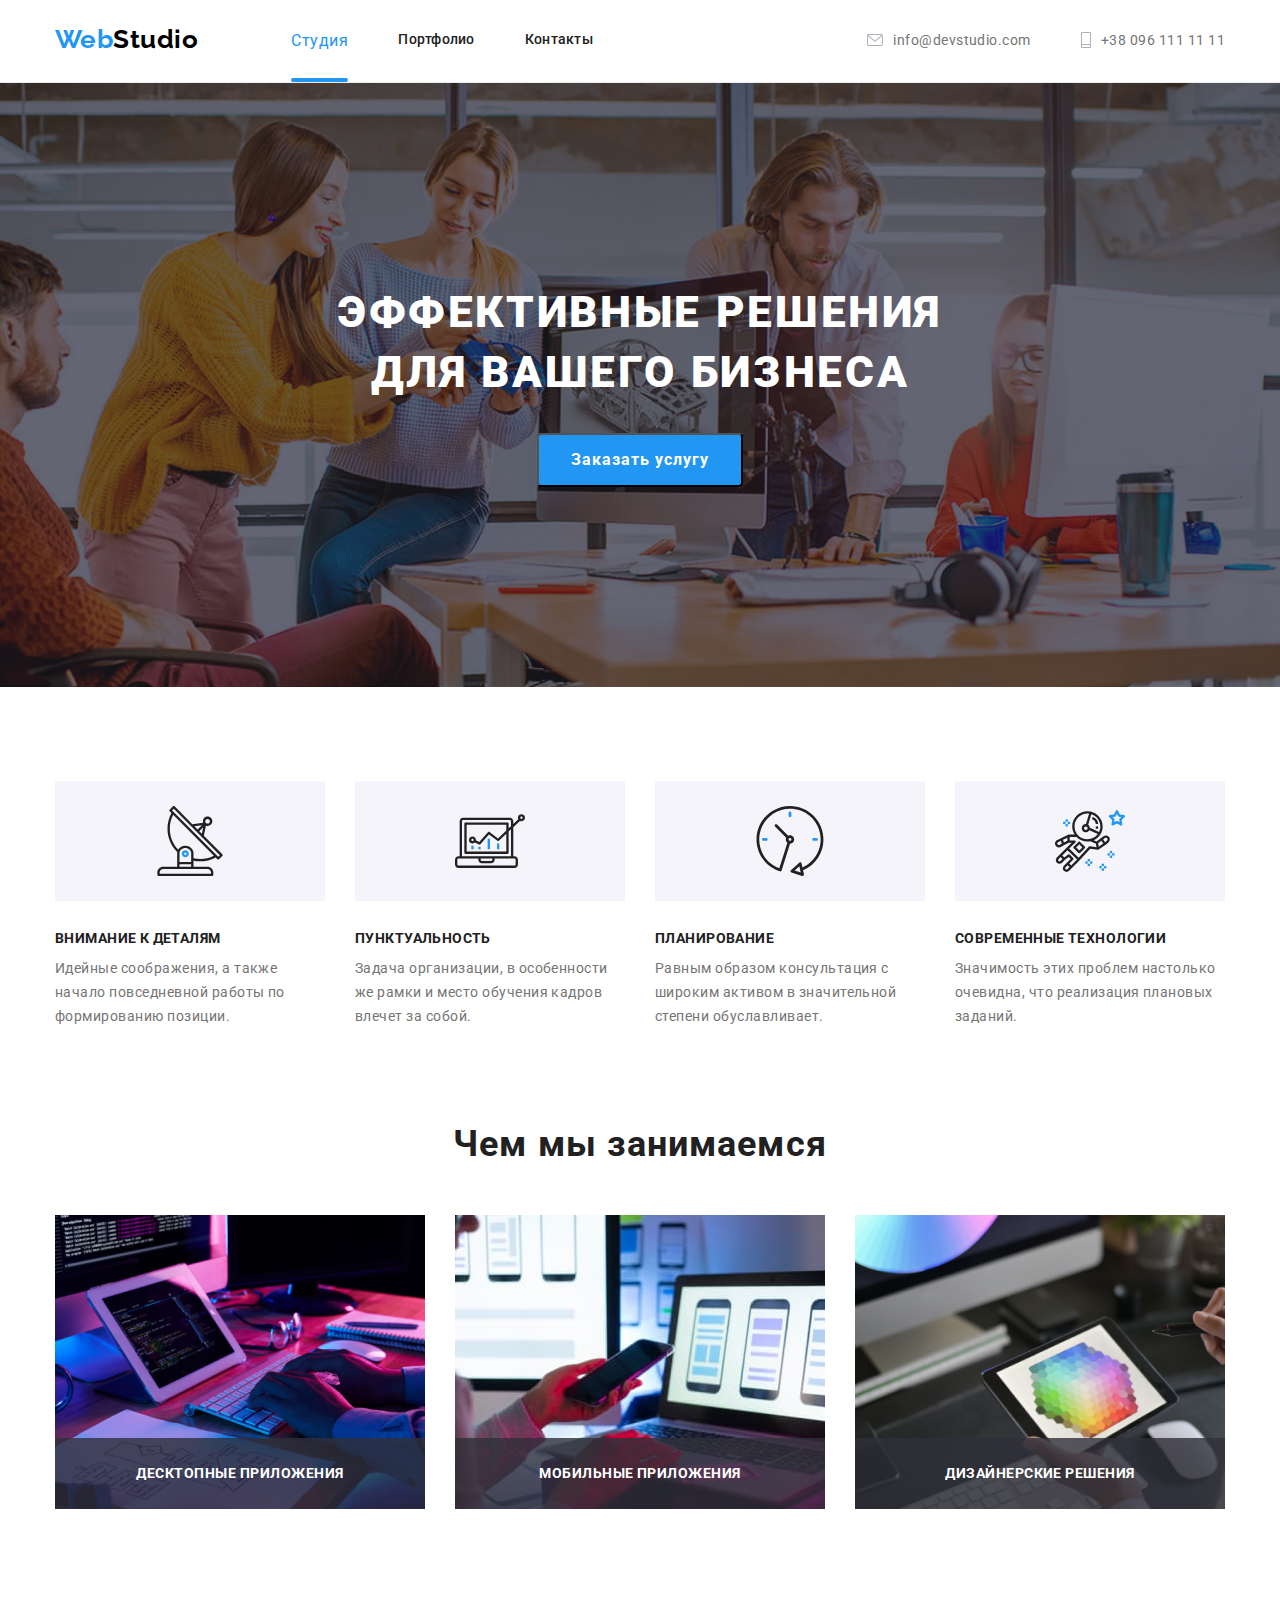
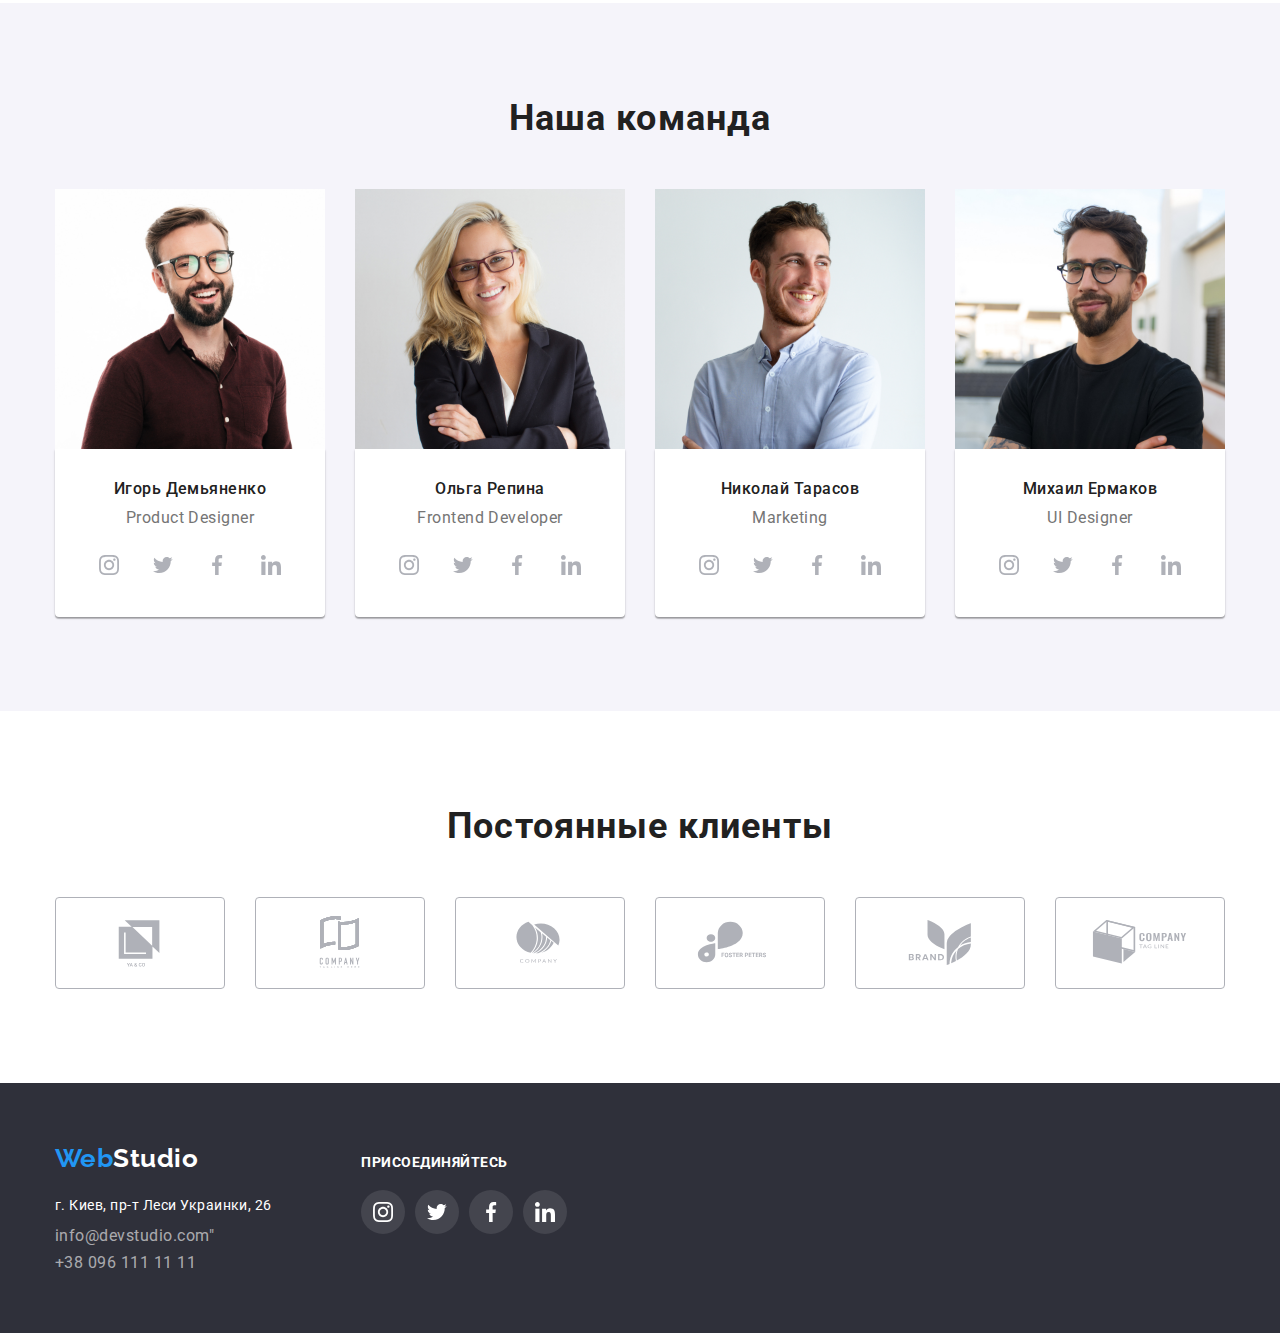
<file: index.html>
<!DOCTYPE html>
<html lang="ru">

<head>
    <meta charset="UTF-8" />
    <meta name="description" content="web studio site" />
    <title>business-solution</title>

    <link
        href="https://fonts.googleapis.com/css2?family=Raleway:wght@700&family=Roboto:wght@400;500;700;900&display=swap"
        rel="stylesheet">

    <link rel="stylesheet"
        href="https://cdnjs.cloudflare.com/ajax/libs/modern-normalize/1.1.0/modern-normalize.min.css">
    <link rel="stylesheet" href="./css/styles.css">

</head>

<body>
    <header>
        <div class="container">
            <nav class="nav-container">
                <a href="./index.html" class="logo">Web<span class="logo-color">Studio</span></a>
                
                <ul class="list nav-container">
                    <li class="nav-container-item"><a href="./index.html" class="site-nav-link-current">Студия</a></li>
                    <li class="nav-container-item"><a href="./portfolio.html" class="site-nav">Портфолио</a></li>
                    <li class="nav-container-item"><a href="" class="site-nav">Контакты</a></li>
                </ul>
               
            </nav>
            <ul class="list nav-container">
                <li class="nav-container-item">
                    <a href="mailto:info@devstudio.com" class="contacts link">
                        <svg class="header-icon" width="16" height="12">
                            <use href="./images/sprite.svg#icon-envelope">
                            </use>
                        </svg>info@devstudio.com
                    </a>
                </li>
                <li class="nav-container-item">
                    <a href="tel:+380961111111" class="contacts link">
                        <svg class="header-icon" width="10" height="16">
                            <use href="./images/sprite.svg#icon-phone">
                            </use>
                        </svg>+38 096 111 11 11
                    </a>
                </li>
            </ul>
        </div>
    </header>
    <main>
        <section class="banner">
            <div class="container">
                <h1>Эффективные решения <br> для вашего бизнеса</h1>
                <button type="button" data-modal-open class="button-primary">Заказать услугу</button>
            </div>
        </section>
        <section class="features">
            <div class="container">
                <h2 class="visually-hidden">наши преимущества</h2>
                <ul class="list list-of-features">
                    <li class="item-feature">
                        <div class="feature-icon-block">
                            <svg class="feature-icon" width="70" height="70">
                                <use href="./images/sprite.svg#icon-antenna">
                                </use>
                            </svg>
                        </div>
                        <h3 class="features-header">Внимание к деталям</h3>
                        <p class="features-text">Идейные соображения, а также начало повседневной работы по формированию
                            позиции.</p>
                    </li>
                    <li class="item-feature">
                        <div class="feature-icon-block">
                            <svg class="feature-icon" width="70" height="70">
                                <use href="./images/sprite.svg#icon-diagram">
                                </use>
                            </svg>
                        </div>
                        <h3 class="features-header">Пунктуальность</h3>
                        <p class="features-text">Задача организации, в особенности же рамки и место обучения кадров
                            влечет
                            за собой.</p>
                    </li>
                    <li class="item-feature">
                        <div class="feature-icon-block">
                            <svg class="feature-icon" width="70" height="70">
                                <use href="./images/sprite.svg#icon-clock">
                                </use>
                            </svg>
                        </div>
                        <h3 class="features-header">Планирование</h3>
                        <p class="features-text">Равным образом консультация с широким активом в значительной степени
                            обуславливает.</p>
                    </li>
                    <li class="item-feature">
                        <div class="feature-icon-block">
                            <svg class="feature-icon" width="70" height="70">
                                <use href="./images/sprite.svg#icon-astronaut">
                                </use>
                            </svg>
                        </div>
                        <h3 class="features-header">Современные технологии</h3>
                        <p class="features-text">Значимость этих проблем настолько очевидна, что реализация плановых
                            заданий.</p>
                    </li>
                </ul>
            </div>
        </section>

<section class="scope">
    <div class="container">
        <h2 class="section-title">Чем мы занимаемся</h2>
        <ul class="list photo-work">
            <li class="item-photo-work">
                <img src="./images/coding.jpg" alt="coding" width="370" height="294" />

                <p class="scope-description">Десктопные приложения</p>

            </li>
            <li class="item-photo-work"><img src="./images/mobileadptation.jpg" alt="deviceadaptation" width="370"
                    height="294">

                <p class="scope-description">Мобильные приложения</p>

            </li>
            <li class="item-photo-work"><img src="./images/graphics.jpg" alt="graphics" width="370" height="294">
                <p class="scope-description">Дизайнерские решения</p>
            </li>
        </ul>
    </div>
</section>
        <section class="team">
            <div class="container">
                <h2 class="section-title">Наша команда</h2>
                <!-- <div class="teamset"> -->
                <ul class="list teamcards">
                    <li class="team-members">
                        <img src="./images/igor_demyanenko.jpg" alt="igordemyanenkophotos" width="270">
                        <div class="team-photo">
                            <h3 class="name">Игорь Демьяненко</h3>
                            <p class="position">Product Designer</p>
                            <ul class="list social-list">
                                <li class="social-list-item">
                                    <a href="" class="social-list-link">
                                        <svg class="social-media-icon" width="20" height="20">
                                            <use href="./images/sprite.svg#icon-instagram">
                                            </use>
                                        </svg>
                                    </a>
                                </li>
                                <li class="social-list-item">
                                    <a href="" class="social-list-link">
                                        <svg class="social-media-icon" width="20" height="20">
                                            <use href="./images/sprite.svg#icon-twitter">
                                            </use>
                                        </svg>
                                    </a>
                                </li>
                                <li class="social-list-item">
                                    <a href="" class="social-list-link">
                                        <svg class="social-media-icon" width="20" height="20">
                                            <use href="./images/sprite.svg#icon-facebook">
                                            </use>
                                        </svg>
                                    </a>
                                </li>
                                <li class="social-list-item">
                                    <a href="" class="social-list-link">
                                        <svg class="social-media-icon" width="20" height="20">
                                            <use href="./images/sprite.svg#icon-linkedin">
                                            </use>
                                        </svg>
                                    </a>
                                </li>
                            </ul>
                        </div>
                    </li>
                    <li class="team-members">
                        <img src="./images/olgarepina.jpg" alt="olgarepinaphoto" width="270">
                        <div class="team-photo">
                            <h3 class="name">Ольга Репина</h3>
                            <p class="position">Frontend Developer</p>
                            <ul class="list social-list">
                                <li class="social-list-item">
                                    <a href="" class="social-list-link">
                                        <svg class="social-media-icon" width="20" height="20">
                                            <use href="./images/sprite.svg#icon-instagram">
                                            </use>
                                        </svg>
                                    </a>
                                </li>
                                <li class="social-list-item">
                                    <a href="" class="social-list-link">
                                        <svg class="social-media-icon" width="20" height="20">
                                            <use href="./images/sprite.svg#icon-twitter">
                                            </use>
                                        </svg>
                                    </a>
                                </li>
                                <li class="social-list-item">
                                    <a href="" class="social-list-link">
                                        <svg class="social-media-icon" width="20" height="20">
                                            <use href="./images/sprite.svg#icon-facebook">
                                            </use>
                                        </svg>
                                    </a>
                                </li>
                                <li class="social-list-item">
                                    <a href="" class="social-list-link">
                                        <svg class="social-media-icon" width="20" height="20">
                                            <use href="./images/sprite.svg#icon-linkedin">
                                            </use>
                                        </svg>
                                    </a>
                                </li>
                            </ul>
                        </div>
                    </li>
                    <li class="team-members">
                        <img src="./images/nikolaytarasov.jpg" alt="nikolaytarasovphoto" width="270">
                        <div class="team-photo">
                            <h3 class="name">Николай Тарасов</h3>
                            <p class="position">Marketing</p>
                            <ul class="list social-list">
                                <li class="social-list-item">
                                    <a href="" class="social-list-link">
                                        <svg class="social-media-icon" width="20" height="20">
                                            <use href="./images/sprite.svg#icon-instagram">
                                            </use>
                                        </svg>
                                    </a>
                                </li>
                                <li class="social-list-item">
                                    <a href="" class="social-list-link">
                                        <svg class="social-media-icon" width="20" height="20">
                                            <use href="./images/sprite.svg#icon-twitter">
                                            </use>
                                        </svg>
                                    </a>
                                </li>
                                <li class="social-list-item">
                                    <a href="" class="social-list-link">
                                        <svg class="social-media-icon" width="20" height="20">
                                            <use href="./images/sprite.svg#icon-facebook">
                                            </use>
                                        </svg>
                                    </a>
                                </li>
                                <li class="social-list-item">
                                    <a href="" class="social-list-link">
                                        <svg class="social-media-icon" width="20" height="20">
                                            <use href="./images/sprite.svg#icon-linkedin">
                                            </use>
                                        </svg>
                                    </a>
                                </li>
                            </ul>
                        </div>
                    </li>
                    <li class="team-members">
                        <img src="./images/Mikhail_ermakov.jpg" alt="mikhailermakovphoto" width="270">
                        <div class="team-photo">
                            <h3 class="name">Михаил Ермаков</h3>
                            <p class="position">UI Designer</p>
                            <ul class="list social-list">
                                <li class="social-list-item">
                                    <a href="" class="social-list-link">
                                        <svg class="social-media-icon" width="20" height="20">
                                            <use href="./images/sprite.svg#icon-instagram">
                                            </use>
                                        </svg>
                                    </a>
                                </li>
                                <li class="social-list-item">
                                    <a href="" class="social-list-link">
                                        <svg class="social-media-icon" width="20" height="20">
                                            <use href="./images/sprite.svg#icon-twitter">
                                            </use>
                                        </svg>
                                    </a>
                                </li>
                                <li class="social-list-item">
                                    <a href="" class="social-list-link">
                                        <svg class="social-media-icon" width="20" height="20">
                                            <use href="./images/sprite.svg#icon-facebook">
                                            </use>
                                        </svg>
                                    </a>
                                </li>
                                <li class="social-list-item">
                                    <a href="" class="social-list-link">
                                        <svg class="social-media-icon" width="20" height="20">
                                            <use href="./images/sprite.svg#icon-linkedin">
                                            </use>
                                        </svg>
                                    </a>
                                </li>
                            </ul>
                        </div>
                    </li>
                </ul>

            </div>
        </section>
            <section class="customers">
                <div class="container">
                    <h2 class="section-title">Постоянные клиенты</h2>
                    <ul class="list customer-list">
                        <li class="customer-icon-list">
                            <a href="" class="customers-icon-link">
                                <svg class="customer-icon" width="106" height="60">
                                    <use href="./images/sprite.svg#icon-Logo">
                                    </use>
                                </svg>
                            </a>
                        </li>
                        <li class="customer-icon-list">
                            <a href="" class="customers-icon-link">
                                <svg class="customer-icon" width="106" height="60">
                                    <use href="./images/sprite.svg#icon-Logo-1">
                                    </use>
                                </svg>
                            </a>
                        </li>
                        <li class="customer-icon-list">
                            <a href="" class="customers-icon-link">
                                <svg class="customer-icon" width="106" height="60">
                                    <use href="./images/sprite.svg#icon-Logo-2">
                                    </use>
                                </svg>
                            </a>
                        </li>
                        <li class="customer-icon-list">
                            <a href="" class="customers-icon-link">
                                <svg class="customer-icon" width="106" height="60">
                                    <use href="./images/sprite.svg#icon-Logo-3">
                                    </use>
                                </svg>
                            </a>
                        </li>
                        <li class="customer-icon-list">
                            <a href="" class="customers-icon-link">
                                <svg class="customer-icon" width="106" height="60">
                                    <use href="./images/sprite.svg#icon-Logo-4">
                                    </use>
                                </svg>
                            </a>
                        </li>
                        <li class="customer-icon-list">
                            <a href="" class="customers-icon-link">
                                <svg class="customer-icon" width="106" height="60">
                                    <use href="./images/sprite.svg#icon-Logo-5">
                                    </use>
                                </svg>
                            </a>
                        </li>
                    </ul>
                </div>
            </section>
    </main>
    <footer>
        <div class="container footer-cont">
            <div class="left-footer">
                <a href="./index.html" class="logo">Web<span class="logo-color-footer">Studio</span></a>

                <address class="address-details">

                    <ul class="list addressfooter">
                        <li class="footerlink">
                            <a href="https://www.google.com.ua/maps/place/%D0%B1%D1%83%D0%BB.+%D0%9B%D0%B5%D1%81%D0%B8+%D0%A3%D0%BA%D1%80%D0%B0%D0%B8%D0%BD%D0%BA%D0%B8,+26,+%D0%9A%D0%B8%D0%B5%D0%B2,+02000/@50.4265807,30.5361971,17z/data=!4m13!1m7!3m6!1s0x40d4cf0e033ecbe9:0x57a4dffefec77da0!2z0LHRg9C7LiDQm9C10YHQuCDQo9C60YDQsNC40L3QutC4LCAyNiwg0JrQuNC10LIsIDAyMDAw!3b1!8m2!3d50.4265807!4d30.5383858!3m4!1s0x40d4cf0e033ecbe9:0x57a4dffefec77da0!8m2!3d50.4265807!4d30.5383858?hl=ru" rel="noopener norefferer"
                                class="address">г. Киев, пр-т Леси Украинки, 26</a></li>
                        <li class="footerlink"><a href="mailto:info@devstudio.com" class="email">info@devstudio.com"</a>
                            <br>
                        </li>
                        <li class="footerlink">
                            <a href="tel:+380961111111" class="email">+38 096 111 11 11</a></li>
                    </ul>
                </address>
            </div>
            <div class="join-block">
                <h3 class="join-title">присоединяйтесь</h3>
                <ul class="list social-list">
                    <li class="social-list-item">
                        <a href="" class="footer-link-icons">
                            <svg class="footer-media-icon" width="20" height="20">
                                <use href="./images/sprite.svg#icon-instagram">
                                </use>
                            </svg>
                        </a>
                    </li>
                    <li class="social-list-item">
                        <a href="" class="footer-link-icons">
                            <svg class="footer-media-icon" width="20" height="20">
                                <use href="./images/sprite.svg#icon-twitter">
                                </use>
                            </svg>
                        </a>
                    </li>
                    <li class="social-list-item">
                        <a href="" class="footer-link-icons">
                            <svg class="footer-media-icon" width="20" height="20">
                                <use href="./images/sprite.svg#icon-facebook">
                                </use>
                            </svg>
                        </a>
                    </li>
                    <li class="social-list-item">
                        <a href="" class="footer-link-icons">
                            <svg class="footer-media-icon" width="20" height="20">
                                <use href="./images/sprite.svg#icon-linkedin">
                                </use>
                            </svg>
                        </a>
                    </li>
                </ul>
            </div>

        </div>
    </footer>

    <div class="backdrop is-hidden" data-modal>
        <div class="modal">
            <button type="button" class="close-btn" data-modal-close>
                <svg class="modal-closed-btn" width="18" height="18">
                    <use href="./images/sprite.svg#icon-close-black">
                    </use>
                </svg>
            </button>
        </div>
    </div>

    <script src="./js/modal.js"></script>
</body>

</html>
</file>
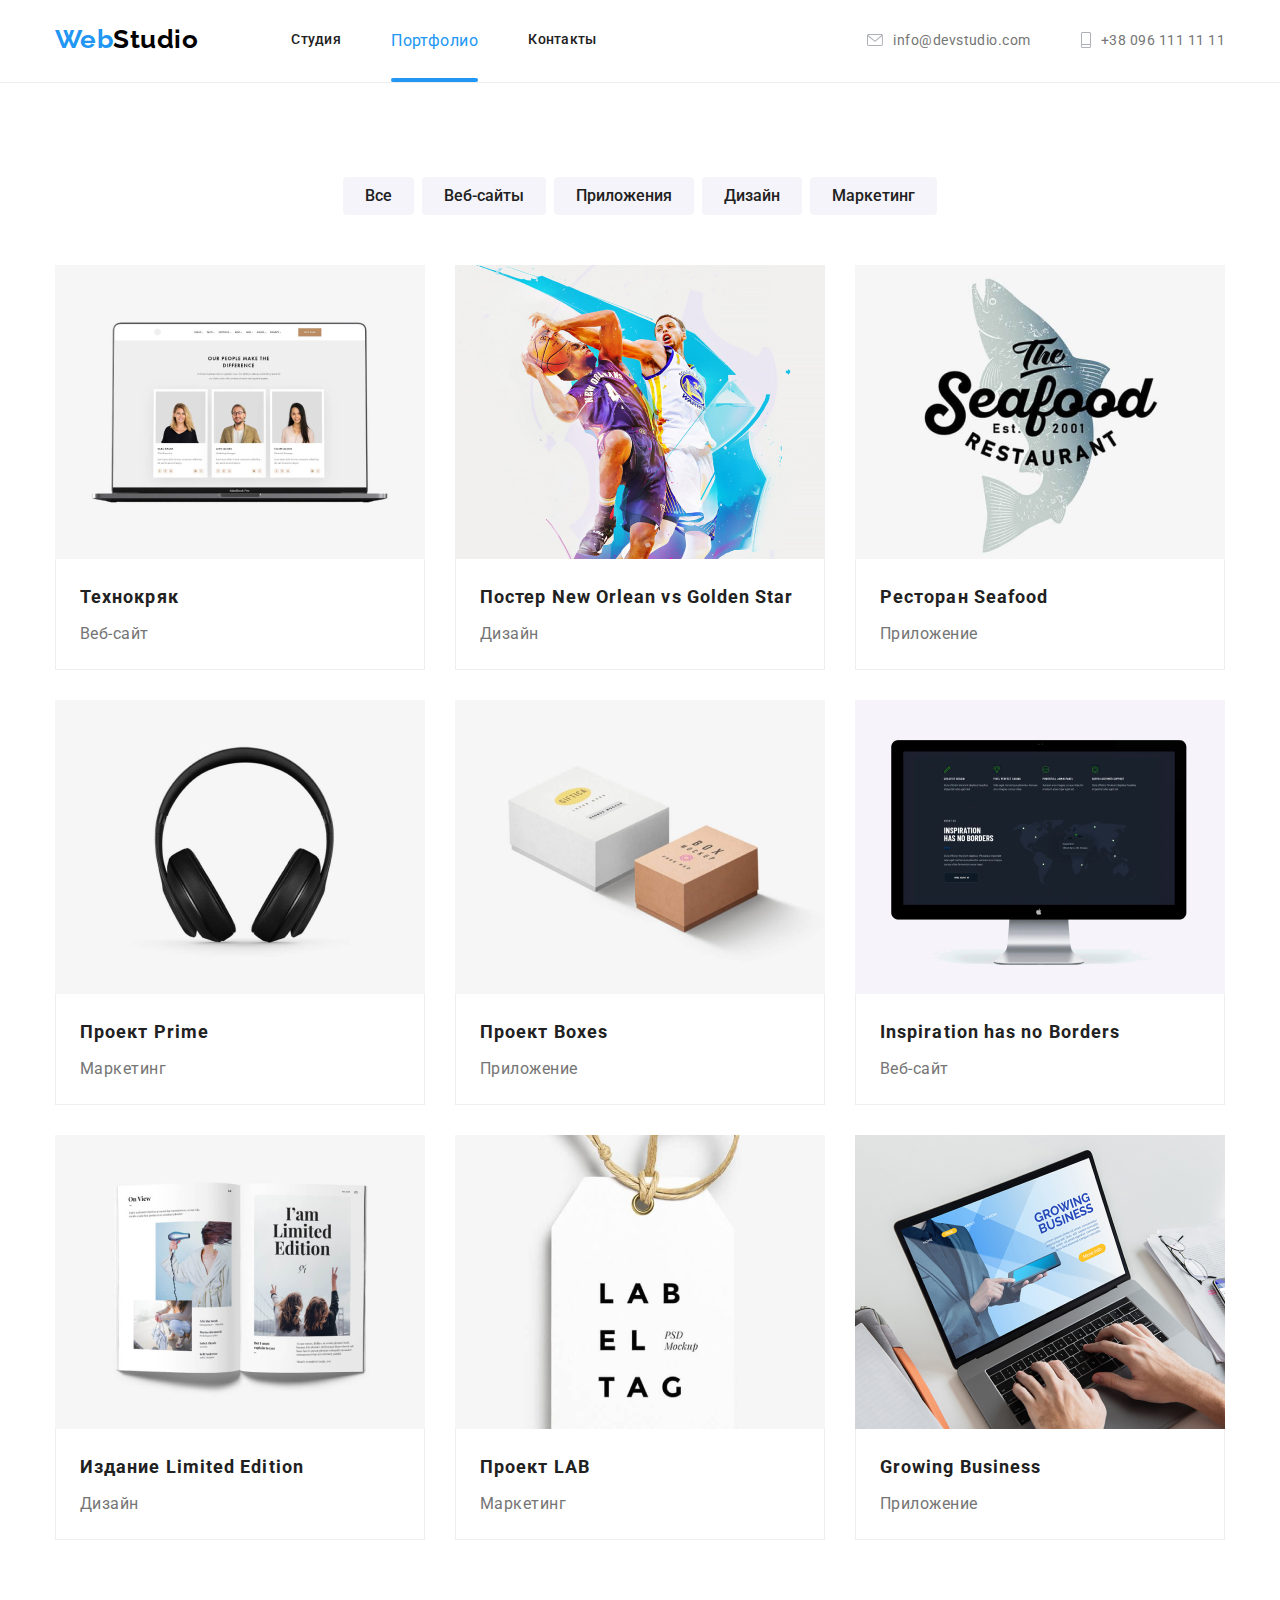
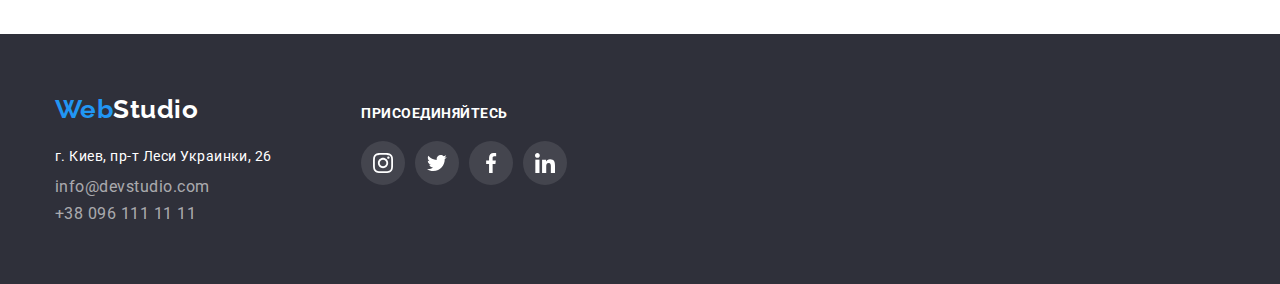
<file: portfolio.html>
<!DOCTYPE html>
<html lang="ru">

<head>
    <meta charset="UTF-8" />
    <meta name="description" content="web studio site" />
    <title>business-solution</title>

    <link
        href="https://fonts.googleapis.com/css2?family=Raleway:wght@700&family=Roboto:wght@400;500;700;900&display=swap"
        rel="stylesheet">

    <link rel="stylesheet"
        href="https://cdnjs.cloudflare.com/ajax/libs/modern-normalize/1.1.0/modern-normalize.min.css">
    <link rel="stylesheet" href="./css/styles.css">

</head>

<body>

    <header>
        <div class="container">
            <nav class="nav-container">
                <a href="./index.html" class="logo">Web<span class="logo-color">Studio</span></a>
            
                <ul class="list nav-container">
                    <li class="nav-container-item"><a href="./index.html" class="site-nav">Студия</a></li>
                    <li class="nav-container-item"><a href="./portfolio.html" class="site-nav-link-current">Портфолио</a></li>
                    <li class="nav-container-item"><a href="" class="site-nav">Контакты</a></li>
                </ul>
            
            </nav>
            <ul class="list nav-container">
                <li class="nav-container-item">
                    <a href="mailto:info@devstudio.com" class="contacts">
                        <svg class="header-icon" width="16" height="12">
                            <use href="./images/sprite.svg#icon-envelope">
                            </use>
                        </svg>info@devstudio.com
                    </a>
                </li>
                <li class="nav-container-item">
                    <a href="tel:+380961111111" class="contacts">
                        <svg class="header-icon" width="10" height="16">
                            <use href="./images/sprite.svg#icon-phone">
                            </use>
                        </svg>+38 096 111 11 11
                    </a>
                </li>
            </ul>
        </div>
    </header>
    <main>
        <section class="portfolio">
            <div class="container">
                <h1 class="visually-hidden">list-of-services</h1>
                <ul class="list portfolio-btn">
                    <li><button type="button" class="button-secondary">Все</button></li>
                    <li><button type="button" class="button-secondary">Веб-сайты</button></li>
                    <li><button type="button" class="button-secondary">Приложения</button></li>
                    <li><button type="button" class="button-secondary">Дизайн</button></li>
                    <li><button type="button" class="button-secondary">Маркетинг</button></li>
                </ul>
                <!-- 
                        <div class="list-of-exmp"> -->
                <ul class="list list-of-exmp">
                    <li class="item">
                        <a href="#" class="card-overlay-link link">
                            <div class="card-overlay">
                                <img src="./images/team.jpg" alt="team" width="370">
                                <p class="text-overlay">Технокряк это современная площадка распространения коронавируса.
                                    Компании используют эту
                                    платформу для цифрового
                                    шпионажа и атак на защищённые сервера конкурентов.</p>
                            </div>
        
                            <div class="port-description">
                                <h2 class="portfolio-name">Технокряк</h2>
                                <p class="portfolio-filter">Веб-сайт</p>
                            </div>
                        </a>
                    </li>
                    <li class="item">
                        <a href="#" class="card-overlay-link link">
                            <div class="card-overlay">
                                <img src="./images/bascetbolists).jpg" alt="poster" width="370">
                                <p class="text-overlay">Технокряк это современная площадка распространения коронавируса.
                                Компании используют эту платформу для цифрового шпионажа и атак на защищённые сервера конкурентов</p>
                            </div>
                            <div class="port-description">
                                <h2 class="portfolio-name">Постер New Orlean vs Golden Star</h2>
                                <p class="portfolio-filter">Дизайн</p>
                            </div>
                        </a>
                    </li>
                    <li class="item">
                        <a href="#" class="card-overlay-link link">
                            <div class="card-overlay">
                                <img src="./images/resaurant-logo.jpg" alt="logo-of-restaurant" width="370">
                                <p class="text-overlay">Технокряк это современная площадка распространения коронавируса. Компании используют эту платформу для цифрового
                                шпионажа и атак на защищённые сервера конкурентов.</p>
                            </div>
                            <div class="port-description">
                                <h2 class="portfolio-name">Ресторан Seafood</h2>
                                <p class="portfolio-filter">Приложение</p>
                            </div>
                        </a>
                    </li>
                    <li class="item">
                        <a href="#" class="card-overlay-link link">
                            <div class="card-overlay">
                                <img src="./images/earpods.jpg" alt="earpods" width="370">
                                <p class="text-overlay">Технокряк это современная площадка распространения коронавируса. Компании используют эту платформу для цифрового
                                шпионажа и атак на защищённые сервера конкурентов.</p>
                            </div>
                            <div class="port-description">
                                <h2 class="portfolio-name">Проект Prime</h2>
                                <p class="portfolio-filter">Маркетинг</p>
                            </div>
                        </a>
                    </li>
                    <li class="item">
                        <a href="#" class="card-overlay-link link">
                            <div class="card-overlay">
        
                                <img src="./images/boxes.jpg" alt="two-boxes" width="370">
                                <p class="text-overlay">Технокряк это современная площадка распространения коронавируса. Компании используют эту платформу для цифрового
                                шпионажа и атак на защищённые сервера конкурентов.</p>
                            </div>
                            <div class="port-description">
                                <h2 class="portfolio-name">Проект Boxes</h2>
                                <p class="portfolio-filter">Приложение</p>
                            </div>
                        </a>
                    </li>
                    <li class="item">
                        <a href="#" class="card-overlay-link link">
                            <div class="card-overlay">
                                <img src="./images/desktop.jpg" alt="desktop" width="370">
                                <p class="text-overlay">Технокряк это современная площадка распространения коронавируса. Компании используют эту платформу для цифрового
                                шпионажа и атак на защищённые сервера конкурентов.</p>
                            </div>
                            <div class="port-description">
                                <h2 class="portfolio-name">Inspiration has no Borders</h2>
                                <p class="portfolio-filter">Веб-сайт</p>
                            </div>
                        </a>
                    </li>
                    <li class="item">
                        <a href="#" class="card-overlay-link link">
                            <div class="card-overlay">
                                <img src="./images/magazine.jpg" alt="magazin" width="370">
                                <p class="text-overlay">Технокряк это современная площадка распространения коронавируса. Компании используют эту платформу для цифрового
                                шпионажа и атак на защищённые сервера конкурентов.</p>
                            </div>
                            <div class="port-description">
                                <h2 class="portfolio-name">Издание Limited Edition</h2>
                                <p class="portfolio-filter">Дизайн</p>
                            </div>
                        </a>
                    </li>
                    <li class="item">
                        <a href="#" class="card-overlay-link link">
                            <div class="card-overlay">
                                <img src="./images/label-tag.jpg" alt="label-tag" width="370">
                                <p class="text-overlay">Технокряк это современная площадка распространения коронавируса. Компании используют эту платформу для цифрового
                                шпионажа и атак на защищённые сервера конкурентов.</p>
                            </div>
                            <div class="port-description">
                                <h2 class="portfolio-name">Проект LAB</h2>
                                <p class="portfolio-filter">Маркетинг</p>
                            </div>
                        </a>
                    </li>
                    <li class="item">
                        <a href="#" class="card-overlay-link link">
                            <div class="card-overlay">
                                <img src="./images/notebook.jpg" alt="note-book" width="370">
                                <p class="text-overlay">Технокряк это современная площадка распространения коронавируса. Компании используют эту платформу для цифрового
                                шпионажа и атак на защищённые сервера конкурентов.</p>
                            </div>
                            <div class="port-description">
                                <h2 class="portfolio-name">Growing Business</h2>
                                <p class="portfolio-filter">Приложение</p>
                            </div>
                        </a>
                    </li>
                </ul>
                <!-- </div> -->
            </div>
        </section>
    </main>
<footer>
    <div class="container footer-cont">
        <div class="left-footer">
            <a href="./index.html" class="logo">Web<span class="logo-color-footer">Studio</span></a>

            <address class="address-details">

                <ul class="list addressfooter">
                    <li class="footerlink">
                        <a href="https://www.google.com.ua/maps/place/%D0%B1%D1%83%D0%BB.+%D0%9B%D0%B5%D1%81%D0%B8+%D0%A3%D0%BA%D1%80%D0%B0%D0%B8%D0%BD%D0%BA%D0%B8,+26,+%D0%9A%D0%B8%D0%B5%D0%B2,+02000/@50.4265807,30.5361971,17z/data=!4m13!1m7!3m6!1s0x40d4cf0e033ecbe9:0x57a4dffefec77da0!2z0LHRg9C7LiDQm9C10YHQuCDQo9C60YDQsNC40L3QutC4LCAyNiwg0JrQuNC10LIsIDAyMDAw!3b1!8m2!3d50.4265807!4d30.5383858!3m4!1s0x40d4cf0e033ecbe9:0x57a4dffefec77da0!8m2!3d50.4265807!4d30.5383858?hl=ru"
                            rel="noopener norefferer" class="address">г. Киев, пр-т Леси Украинки, 26</a>
                    </li>
                    <li class="footerlink"><a href="mailto:info@devstudio.com" class="email">info@devstudio.com</a>
                        <br>
                    </li>
                    <li class="footerlink">
                        <a href="tel:+380961111111" class="email">+38 096 111 11 11</a>
                    </li>
                </ul>
            </address>
        </div>
        <div class="join-block">
            <h3 class="join-title">присоединяйтесь</h3>
            <ul class="list social-list">
                <li class="social-list-item">
                    <a href="" class="footer-link-icons">
                        <svg class="footer-media-icon" width="20" height="20">
                            <use href="./images/sprite.svg#icon-instagram">
                            </use>
                        </svg>
                    </a>
                </li>
                <li class="social-list-item">
                    <a href="" class="footer-link-icons">
                        <svg class="footer-media-icon" width="20" height="20">
                            <use href="./images/sprite.svg#icon-twitter">
                            </use>
                        </svg>
                    </a>
                </li>
                <li class="social-list-item">
                    <a href="" class="footer-link-icons">
                        <svg class="footer-media-icon" width="20" height="20">
                            <use href="./images/sprite.svg#icon-facebook">
                            </use>
                        </svg>
                    </a>
                </li>
                <li class="social-list-item">
                    <a href="" class="footer-link-icons">
                        <svg class="footer-media-icon" width="20" height="20">
                            <use href="./images/sprite.svg#icon-linkedin">
                            </use>
                        </svg>
                    </a>
                </li>
            </ul>
        </div>

    </div>
</footer>



</body>

</html>
</file>
<file: css/styles.css>
html {
  box-sizing: border-box;
}
*,
*::before,
*::after {
  box-sizing: inherit;
}

.container {
  width: 1200px;
  padding-left: 15px;
  padding-right: 15px;
  margin: 0 auto;
}

:root {
  --primary-text-color: #757575;
  --title-text-color: #212121;
  --accent-color: #2196f3;
  --primary-white-color: #e5e5e5;
  --primary-background-color: #ffffff;
  --card-set-item: 30px;
  --transition-duration: cubic-bezier(0.4, 0, 0.2, 1);
}

/* general parameters */
body {
  background-color: var(--primary-background-color);
  color: var(--primary-text-color);
  letter-spacing: 0.03em;

  font-family: Roboto, sans-serif;
}

/* ==========  HEADER  =========== */
header {
  border-bottom: solid 1px rgba(236, 236, 236, 1);
}

header .container {
  display: flex;
  justify-content: space-between;
}

.logo {
  font-family: Raleway, sans-serif;
  color: var(--accent-color);

  font-weight: bold;
  font-size: 26px;
  line-height: 1.19;
  text-decoration: none;
  display: inline-block;
  margin-right: 93px;
}

.nav-container .logo {
  padding-top: 24px;
  padding-bottom: 25px;
}
/* a.logo {
  padding-top: 24px;
  padding-bottom: 25px;
} */
.logo-color {
  color: #000000;
}
.logo-color-footer {
  color: #ffffff;
  padding-top: 0px;
  padding-bottom: 0%;
}
.list {
  list-style: none;
}

/*========== NAV  ========= */

.site-nav {
  color: var(--title-text-color);
  font-weight: 500;
  font-size: 14px;
  line-height: 1.14;
  letter-spacing: 0.02em;
  display: inline-block;
  transition: color 250ms cubic-bezier(0.4, 0, 0.2, 1);
}

.site-nav:hover,
.site-nav:focus {
  color: var(--accent-color);
  transition: 250ms cubic-bezier(0.4, 0, 0.2, 1);
}
.site-nav-link-current {
  color: var(--accent-color);

  display: inline-block;
  position: relative;
  transition: color 250ms cubic-bezier(0.4, 0, 0.2, 1);
}
.site-nav-link-current::after {
  content: '';
  display: block;
  width: 100%;
  height: 4px;
  background-color: rgba(33, 150, 243, 1);
  position: absolute;
  bottom: 0;
  left: 0%;
  border-radius: 2px;
}

.nav-container-item a {
  display: block;
  align-items: center;
  padding: 32px 0;
}
.list.nav-container :not(:last-child) {
  margin-right: 50px;
}
.nav-container {
  display: flex;
}
.header-icon,
.header-icon {
  transition: fill 250ms cubic-bezier(0.4, 0, 0.2, 1);
}

/* ========= CONTACTS ======= */

.contacts:hover > .header-icon,
.contacts:focus > .header-icon {
  fill: var(--accent-color);
}

.contacts:hover,
.contacts:focus {
  color: var(--accent-color);
}
.contacts {
  color: var(--primary-text-color);
  display: inline-block;
  font-size: 14px;
  font-style: 500;
  line-height: 1.17;
  transition: color 250ms cubic-bezier(0.4, 0, 0.2, 1);
}
a.contacts {
  display: flex;
  align-items: center;
}

/* ======== MAIN SECTION  ======= */
.banner {
  background-color: #2f303a;
  text-align: center;
  padding-top: 200px;
  padding-bottom: 200px;
  /* padding-left: 15px;
  padding-right: 15px; */
  background-image: linear-gradient(rgba(47, 48, 58, 0.4), rgba(47, 48, 58, 0.4)),
    url('../images/bg.jpg');

  background-position: 50% 50%;
  background-size: cover;
  background-repeat: no-repeat;
  max-width: 1600px;
  margin: 0 auto;
}
.main-title {
  padding: 200px 252px 280px 252px;
  min-width: 696px;
  margin-bottom: 0px;
  text-align: center;
}
h1 {
  color: var(--primary-background-color);
  font-weight: 900;
  font-size: 44px;
  line-height: 1.36;
  text-align: center;
  letter-spacing: 0.06em;
  text-transform: uppercase;
}

h1,
h2,
h3,
p,
ul {
  margin-top: 0px;
  margin-bottom: 0px;
  padding: 0;
}

a {
  text-decoration: none;
}
img {
  display: block;
}
/*=======  FEATURES ========= */

/* features header */

.visually-hidden {
  position: absolute;
  width: 1px;
  height: 1px;
  margin: -1px;
  border: 0;
  padding: 0;

  white-space: nowrap;
  clip-path: inset(100%);
  clip: rect(0 0 0 0);
  overflow: hidden;
}

.feature-icon {
  align-items: center;
}
.features {
  padding-bottom: 94px;
  padding-top: 94px;
}
.feature-icon-block {
  width: 270px;
  height: 120px;
  background-color: #f5f4fa;
  display: flex;
  padding: 25px 100px;
  margin-bottom: 30px;
}

.features-header {
  color: var(--title-text-color);

  font-style: normal;
  font-size: 14px;
  line-height: 1.14;
  letter-spacing: 0.03em;
  text-transform: uppercase;
  margin-bottom: 10px;
}

/* features text */
.features-text {
  font-style: normal;
  font-weight: normal;
  font-size: 14px;
  line-height: 1.71;
}
.list-of-features {
  display: flex;
  margin-left: -30px;
}

.item-feature {
  flex-basis: calc(100% / 4 - 30px);
  margin-left: var(--card-set-item);
}

.scope {
  padding-bottom: 94px;
}
.scope-description {
  color: #ffffff;
  font-weight: 700;
  font-size: 14px;
  line-height: 1.17;
  text-transform: uppercase;
  background-color: rgba(47, 48, 58, 0.8);
  padding-top: 27px;
  padding-bottom: 27px;
  text-align: center;
  position: absolute;
  width: 100%;
  bottom: 0%;
  left: 0%;
  overflow: initial;
}

.section-title {
  color: var(--title-text-color);

  font-size: 36px;
  line-height: 1.17;
  text-align: center;
  text-align: center;

  letter-spacing: 0.03em;
  margin-bottom: 50px;
}

.photo-work {
  display: flex;
  margin-left: -30px;
}
.item-photo-work {
  flex-basis: calc(100% / 3 - 30px);
  margin-left: var(--card-set-item);
  position: relative;
}

/*==========  buttons parameters =====*/
.button-primary {
  border-radius: 4px;
  padding: 10px 32px;
  text-align: center;

  color: var(--primary-background-color);
  background-color: var(--accent-color);

  font-weight: bold;
  font-size: 16px;
  line-height: 1.87;
  letter-spacing: 0.06em;
  cursor: pointer;
  margin-top: 30px;
}

button {
  font: inherit;
  cursor: pointer;
}

/*=========== TEAM =============*/

.team {
  background-color: #f5f4fa;
  padding-top: 94px;
  padding-bottom: 94px;
}

.team-photo {
  background-color: #ffffff;
  padding: 30px 32px 30px 32px;
  text-align: center;
  border-bottom-right-radius: 4px;
  border-bottom-left-radius: 4px;
  box-shadow: 0px 2px 1px rgba(0, 0, 0, 0.2), 0px 1px 1px rgba(0, 0, 0, 0.14),
    0px 1px 3px rgba(0, 0, 0, 0.12);
}

.list.teamcards {
  display: flex;
  flex-wrap: wrap;
  margin-right: -30px;
}

.team-members {
  margin-right: 30px;
  /* width: 270px; */
}

.name {
  color: var(--title-text-color);

  font-style: normal;
  font-weight: 500;
  font-size: 16px;
  line-height: 1.19;
  text-align: center;
  margin-bottom: 10px;
}

.position {
  font-size: 16px;
  line-height: 1.19;
  text-align: center;
  margin-bottom: 16px;
}

.team-photo h3 {
  margin-bottom: 10px;
}

.social-list {
  display: flex;
  margin-right: -10px;
}

.social-list-item {
  margin-right: 10px;
  width: 44px;
  justify-content: center;
  align-items: center;
}

.social-list-link {
  display: flex;
  justify-content: center;
  align-items: center;
  width: 44px;
  height: 44px;
  border-radius: 50%;
  background-color: var(--primary-background-color);
  transition: background-color 250ms cubic-bezier(0.4, 0, 0.2, 1);
}

.social-list-link:hover,
.social-list-link:focus {
  /* fill: var(--primary-background-color); */
  background-color: var(--accent-color);
  /* transition: 250ms cubic-bezier(0.4, 0, 0.2, 1); */
}
.social-media-icon {
  transition: fill 250ms cubic-bezier(0.4, 0, 0.2, 1);
}

.social-list-link:hover .social-media-icon,
.social-list-link:focus .social-media-icon {
  fill: var(--primary-background-color);
  /* transition: 250ms cubic-bezier(0.4, 0, 0.2, 1); */
}
.social-media-icon {
  fill: #afb1b8;
}

.header-icon {
  margin-right: 10px;
  fill: #afb1b8;
  align-items: center;
}

/* =====CUSTOMERS =======*/

.customers {
  padding-top: 94px;
  padding-bottom: 94px;
}
.customer-list {
  display: flex;
  margin-right: -30px;
}
.customer-icon {
  fill: #afb1b8;
  transition: fill 250ms cubic-bezier(0.4, 0, 0.2, 1);
}

.customer-icon-list {
  width: 170px;
  height: 92px;
  /* border: solid 1px #afb1b8; */
  margin-right: 30px;
  /* border-radius: 4px; */
}

.customers-icon-link:hover,
.customers-icon-link:focus {
  border-color: var(--accent-color);
  fill: var(--accent-color);
}
.customers-icon-link:hover .customer-icon,
.customers-icon-link:focus .customer-icon {
  fill: var(--accent-color);
}

.customers-icon-link {
  display: flex;
  width: 170px;
  height: 92px;
  align-items: center;
  border-radius: 4px;
  border: 1px solid rgba(175, 177, 184, 1);
  background-color: transparent;
  fill: rgba(175, 177, 184, 1);
  justify-content: center;
  transition: border-color 250ms cubic-bezier(0.4, 0, 0.2, 1),
    fill 250ms cubic-bezier(0.4, 0, 0.2, 1);
}

/* ======  FOOTER ========= */
footer {
  background-color: #2f303a;
  padding-top: 60px;
  padding-bottom: 60px;
}

.footer-cont {
  display: flex;
  align-items: baseline;
}
.left-footer {
  margin-right: 70px;
}

.address {
  color: var(--primary-background-color);
  font-style: normal;
  font-size: 14px;
  line-height: 1.71;
  display: inline-block;
}
.container.footer a {
  margin-right: 0;
  padding-bottom: 0px;
  padding-top: 0px;
  display: block;
}

.list.addressfooter li:not(:last-child) {
  margin-bottom: 9px;
}

.address-details {
  margin-top: 20px;
}
.email {
  color: rgba(255, 255, 255, 0.6);
  font-style: normal;
  display: inline-block;
  transition: color 250ms cubic-bezier(0.4, 0, 0.2, 1);
}

.email:hover,
.email:focus {
  color: var(--accent-color);
}

.footer-media-icon {
  fill: var(--primary-background-color);
  width: 20px;
  height: 20px;
}

.footer-link-icons {
  display: flex;
  width: 44px;
  height: 44px;
  align-items: center;
  justify-content: center;
  border-radius: 50%;
  background-color: rgba(255, 255, 255, 0.1);
  transition: background-color 250ms cubic-bezier(0.4, 0, 0.2, 1);
}
.footer-link-icons:focus,
.footer-link-icons:hover {
  background-color: var(--accent-color);
}

.join {
  /* margin: 0 auto; */
  justify-content: space-between;
  width: 206px;
  text-transform: uppercase;
}
.join-title {
  color: #ffffff;
  font-weight: 700;
  font-size: 14px;
  line-height: 1.17;
  margin-bottom: 20px;
  text-transform: uppercase;
}
.list-join {
  display: flex;
}
/* ======  PORTFOLIO PAGE ======= */

.portfolio {
  padding-top: 94px;
  padding-bottom: 94px;
}
.nav-portfolio {
  display: flex;
}
.portfolio-btn {
  display: flex;
  margin-bottom: 50px;
  justify-content: center;
}

.button-secondary {
  color: var(--title-text-color);
  background-color: #f5f4fa;
  font-weight: 500;
  font-size: 16px;
  line-height: 1.62;
  text-align: center;
  cursor: pointer;
  padding: 6px 22px;
  flex-direction: row;
  border: transparent;
  border-width: 1px;
  border-radius: 4px;
  transition: color 250ms cubic-bezier(0.4, 0, 0.2, 1),
    box-shadow 250ms cubic-bezier(0.4, 0, 0.2, 1),
    background-color 250ms cubic-bezier(0.4, 0, 0.2, 1);
}
.portfolio-btn li:not(:last-child) {
  margin-right: 8px;
}

.button-secondary:focus,
.button-secondary:hover {
  color: var(--primary-background-color);
  background-color: var(--accent-color);
  box-shadow: 0px 2px 2px rgba(0, 0, 0, 0.12), 0px 1px 2px rgba(0, 0, 0, 0.08),
    0px 3px 1px rgba(0, 0, 0, 0.1);
}

.list-of-exmp {
  display: flex;
  flex-wrap: wrap;
  margin-right: -30px;
}
.item {
  margin-right: 30px;
  width: 370px;
  transition: border-color 250ms cubic-bezier(0.4, 0, 0.2, 1),
    box-shadow 250ms cubic-bezier(0.4, 0, 0.2, 1);
}
.list-of-exmp > .item {
  flex-basis: calc(100% / 3 - 60px);
}

.port-description {
  padding: 20px 24px;
  border-bottom: #eeeeee solid 1px;
  border-left: #eeeeee solid 1px;
  border-right: #eeeeee solid 1px;
}
.portfolio-name {
  color: var(--title-text-color);
  font-style: normal;
  font-size: 18px;
  line-height: 2;
  letter-spacing: 0.06em;
  margin-bottom: 4px;
}
.portfolio-filter {
  color: var(--primary-text-color);
  font-weight: normal;
  font-size: 16px;
  line-height: 1.87;
}

li.item:nth-child(-n + 6) {
  margin-bottom: 30px;
}

.item:focus,
.item:hover {
  border-color: rgba(238, 238, 238, 1);
  box-shadow: 1px 4px 6px rgba(0, 0, 0, 0.16), 0px 4px 4px rgba(0, 0, 0, 0.06),
    0px 1px 1px rgba(0, 0, 0, 0.12);
}
.text-overlay {
  position: absolute;
  padding: 63px 24px;
  color: rgba(255, 255, 255, 1);
  background-color: rgba(33, 150, 243, 0.9);
  font-size: 18px;
  line-height: 1.55;
  height: 100%;
  width: 100%;
  top: 0%;
  left: 0%;
  overflow: hidden;
  transform: translateY(100%);
  transition: transform 250ms cubic-bezier(0.4, 0, 0.2, 1);
}
.card-overlay {
  position: relative;
  overflow: hidden;
}

.card-overlay-link:hover .text-overlay {
  transform: translateY(0%);
}

/* =======  BACKDROP AND MODAL */
.backdrop {
  background-color: rgba(0, 0, 0, 0.2);
  position: fixed;
  width: 100vw;
  height: 100vh;
  top: 0;
  left: 0;

  opacity: 1;
  visibility: visible;
  pointer-events: auto;
  transition: opacity 250ms cubic-bezier(0.4, 0, 0.2, 1),
    visibility 250ms cubic-bezier(0.4, 0, 0.2, 1);
}
.backdrop.is-hidden {
  opacity: 0;
  visibility: hidden;
  pointer-events: none;
}
.modal {
  padding: 40px;
  position: fixed;
  top: 50%;
  left: 50%;
  transform: translate(-50%, -50%);
  width: 528px;
  height: 581px;
  background-color: #ffffff;
  transition: opacity 250ms cubic-bezier(0.4, 0, 0.2, 1),
    visibility 250ms cubic-bezier(0.4, 0, 0.2, 1);
}
.close-btn {
  position: absolute;
  display: flex;
  align-items: center;
  justify-content: center;
  top: 8px;
  right: 8px;
  width: 30px;
  height: 30px;
  border-radius: 50%;
  border: 1px solid rgba(0, 0, 0, 0.1);
  background-color: transparent;
  padding: 0;
  cursor: pointer;
  transition: fill 250ms cubic-bezier(0.4, 0, 0.2, 1);
}
.close-btn:hover .modal-closed-btn {
  fill: var(--accent-color);
}
</file>
